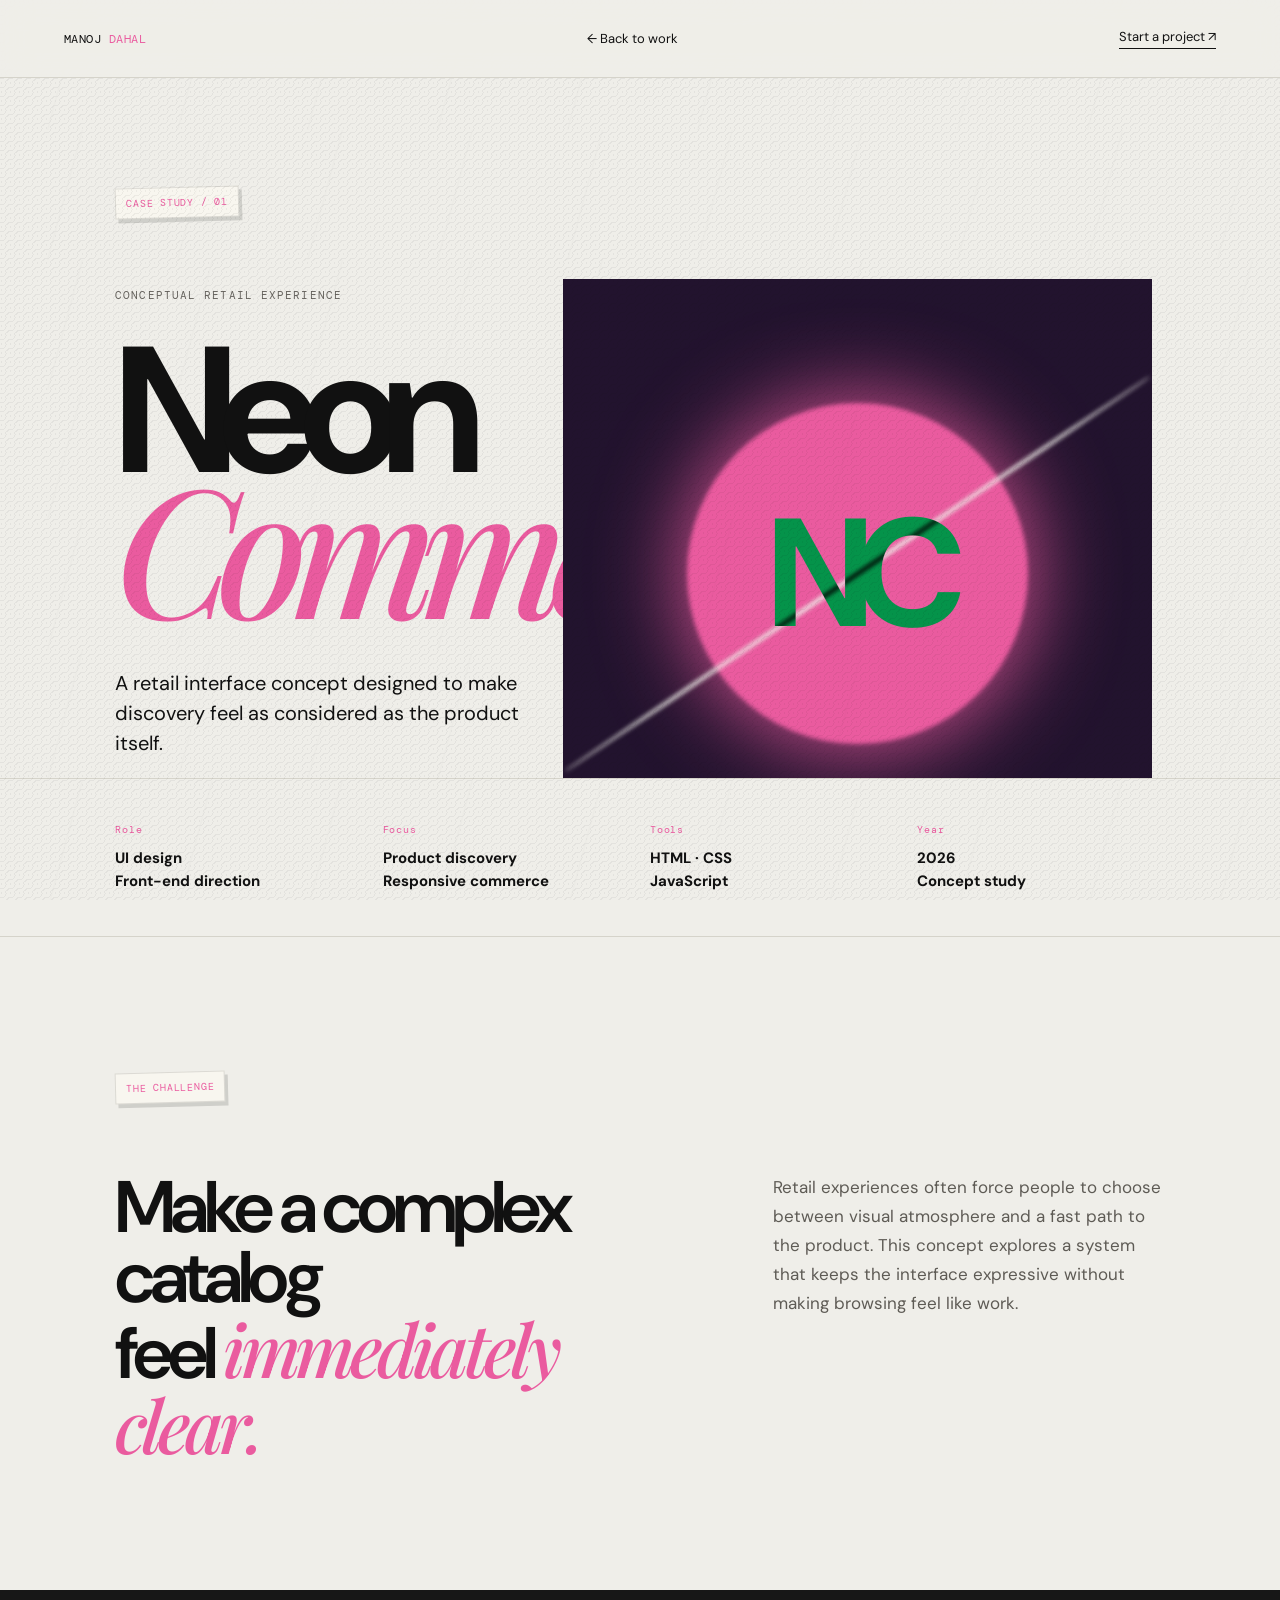
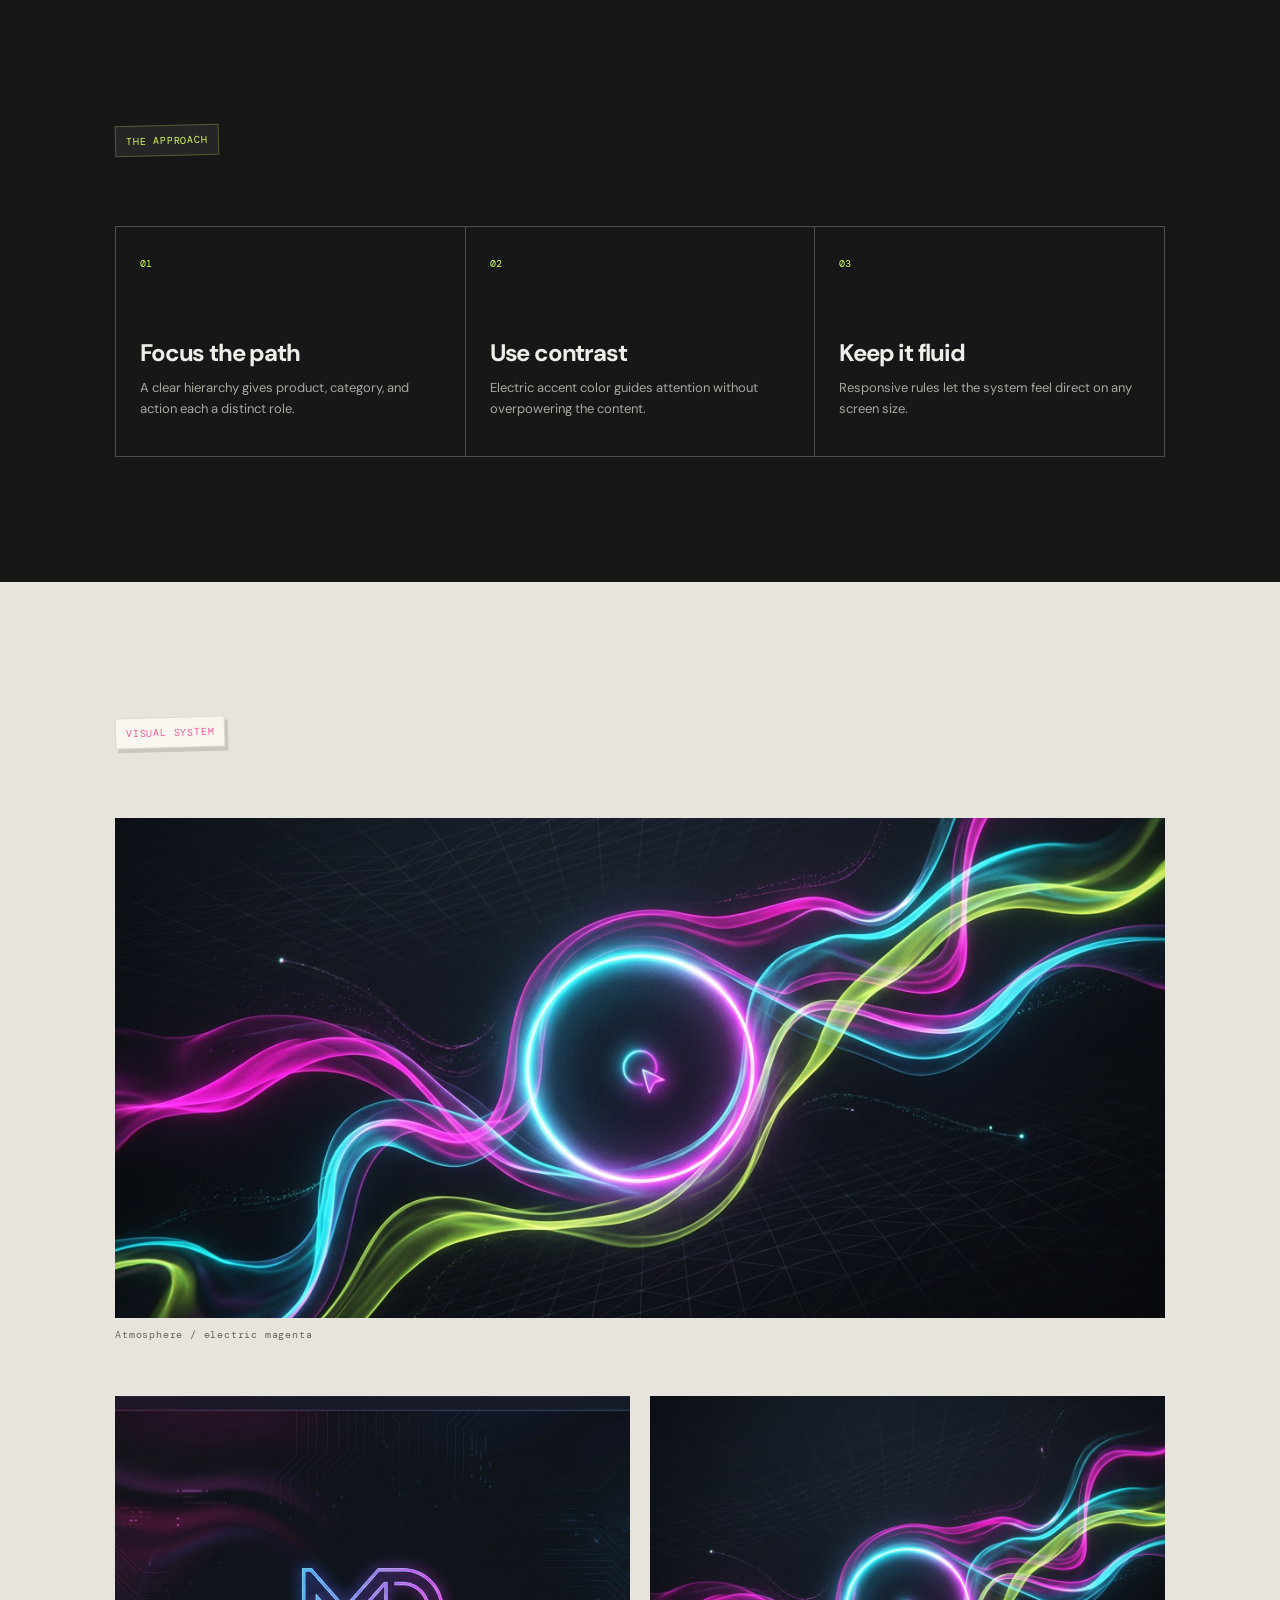
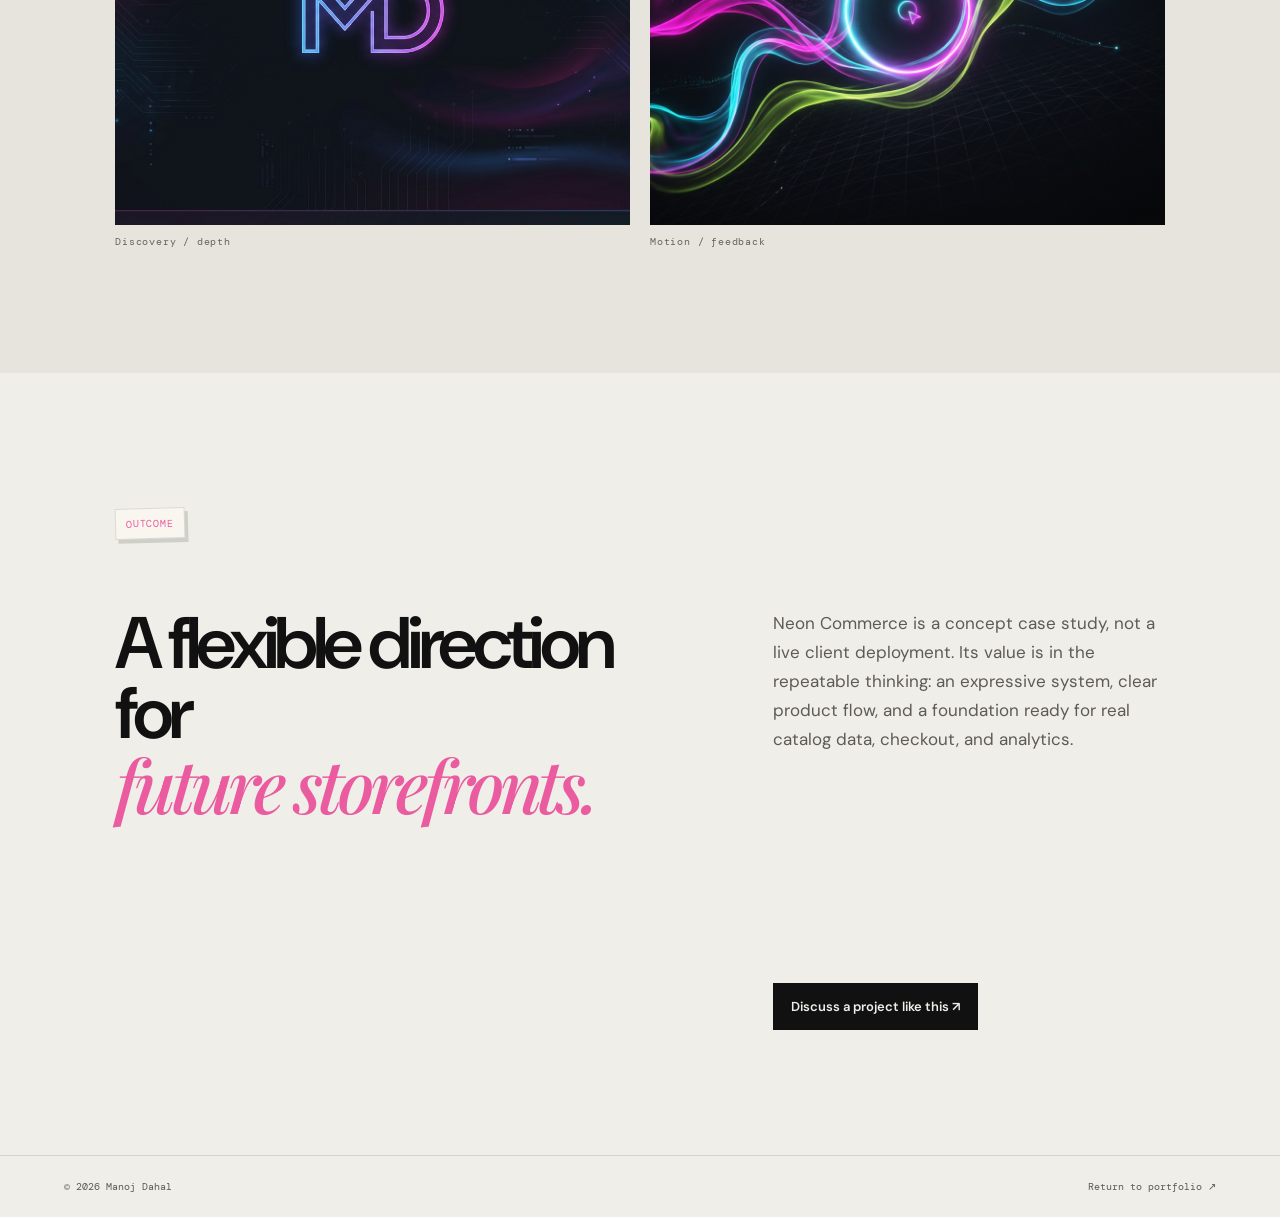
<file: case-study.html>
<!doctype html>
<html lang="en"><head><meta charset="utf-8"><meta name="viewport" content="width=device-width,initial-scale=1"><meta name="description" content="Neon Commerce — a concept case study by Manoj Dahal."><title>Neon Commerce — Case Study | Manoj Dahal</title><link rel="preconnect" href="https://fonts.googleapis.com"><link rel="preconnect" href="https://fonts.gstatic.com" crossorigin><link href="https://fonts.googleapis.com/css2?family=DM+Mono&family=DM+Sans:opsz,wght@9..40,400;9..40,500;9..40,600;9..40,700&family=Playfair+Display:ital,wght@0,500;1,500&display=swap" rel="stylesheet"><link rel="stylesheet" href="css/style.css"><link rel="stylesheet" href="css/case-study.css"></head>
<body><header><a class="identity" href="index.html">MANOJ <b>DAHAL</b></a><a class="back" href="index.html#projects">← Back to work</a><a class="contact-top" href="index.html#contact">Start a project ↗</a></header><main><section class="case-hero"><p class="label">CASE STUDY / 01</p><p class="case-kind">Conceptual retail experience</p><h1>Neon<br><em>Commerce.</em></h1><p class="case-lead">A retail interface concept designed to make discovery feel as considered as the product itself.</p><div class="case-art"><i></i><i></i><b>NC</b></div></section>
<section class="case-meta"><div><span>Role</span><strong>UI design<br>Front-end direction</strong></div><div><span>Focus</span><strong>Product discovery<br>Responsive commerce</strong></div><div><span>Tools</span><strong>HTML · CSS<br>JavaScript</strong></div><div><span>Year</span><strong>2026<br>Concept study</strong></div></section>
<section class="case-section"><p class="label">THE CHALLENGE</p><div class="case-copy"><h2>Make a complex catalog<br>feel <em>immediately clear.</em></h2><p>Retail experiences often force people to choose between visual atmosphere and a fast path to the product. This concept explores a system that keeps the interface expressive without making browsing feel like work.</p></div></section>
<section class="case-section dark"><p class="label">THE APPROACH</p><div class="approach-grid"><article><b>01</b><h3>Focus the path</h3><p>A clear hierarchy gives product, category, and action each a distinct role.</p></article><article><b>02</b><h3>Use contrast</h3><p>Electric accent color guides attention without overpowering the content.</p></article><article><b>03</b><h3>Keep it fluid</h3><p>Responsive rules let the system feel direct on any screen size.</p></article></div></section>
<section class="case-gallery"><p class="label">VISUAL SYSTEM</p><figure class="wide"><img src="images/motion/cursor-orbit.png" alt="Magenta visual study for Neon Commerce"><figcaption>Atmosphere / electric magenta</figcaption></figure><div class="gallery-pair"><figure><img src="images/og-cover.png" alt="Product visual study"><figcaption>Discovery / depth</figcaption></figure><figure><img src="images/motion/cursor-orbit.png" alt="Interface visual study"><figcaption>Motion / feedback</figcaption></figure></div></section>
<section class="case-section outcome"><p class="label">OUTCOME</p><div class="case-copy"><h2>A flexible direction for<br><em>future storefronts.</em></h2><p>Neon Commerce is a concept case study, not a live client deployment. Its value is in the repeatable thinking: an expressive system, clear product flow, and a foundation ready for real catalog data, checkout, and analytics.</p><a class="button" href="index.html#contact">Discuss a project like this ↗</a></div></section></main><footer><span>© 2026 Manoj Dahal</span><a href="index.html">Return to portfolio ↗</a></footer></body></html>
</file>
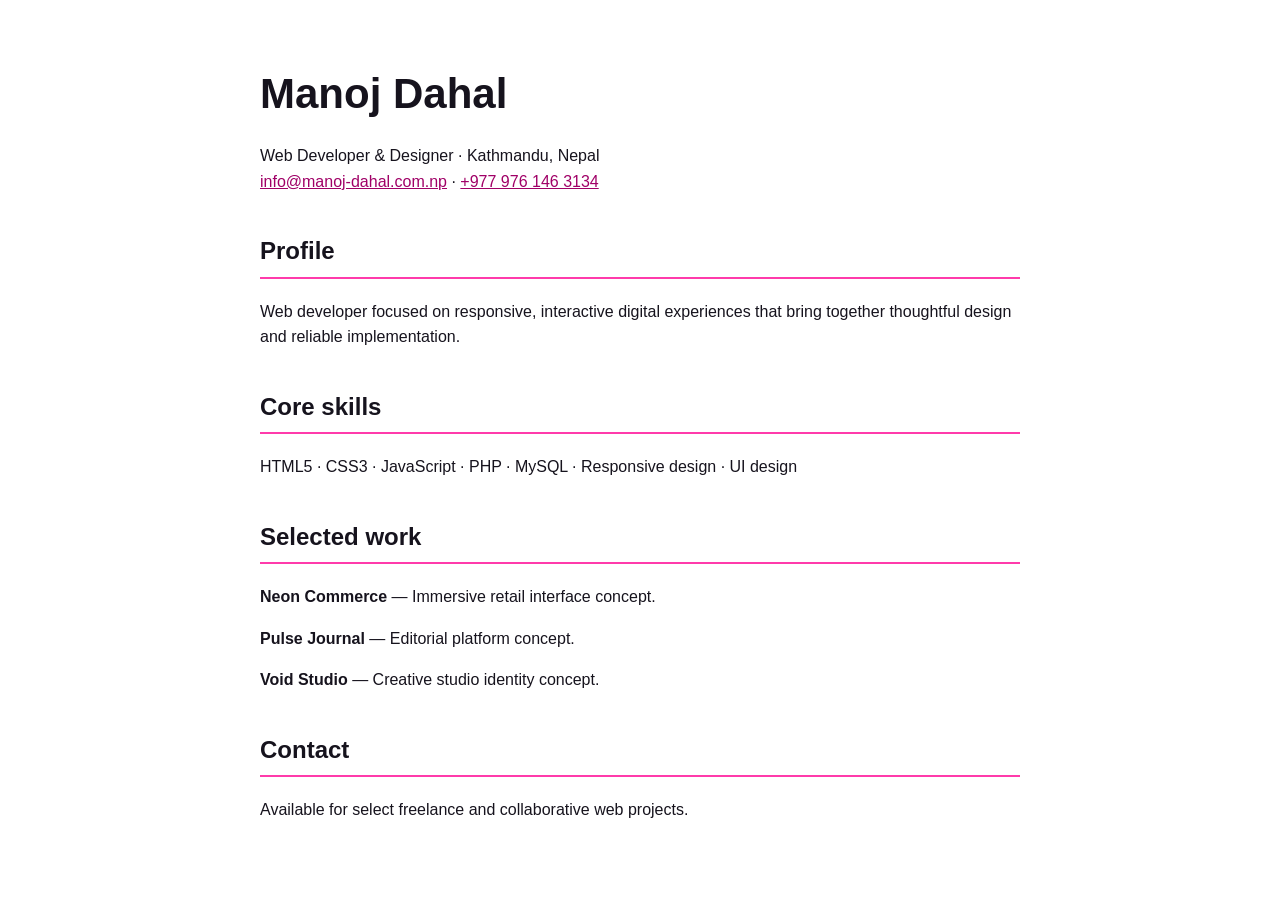
<file: Manoj-Dahal-CV.html>
<!doctype html>
<html lang="en">
<head><meta charset="utf-8"><meta name="viewport" content="width=device-width,initial-scale=1"><title>Manoj Dahal — CV</title><style>body{max-width:760px;margin:60px auto;padding:0 24px;font:16px/1.6 Arial,sans-serif;color:#16131d}h1{font-size:42px;margin-bottom:0}h2{border-bottom:2px solid #ff3bab;padding-bottom:6px;margin-top:38px}a{color:#a00067}@media print{body{margin:0}}</style></head>
<body><h1>Manoj Dahal</h1><p>Web Developer &amp; Designer · Kathmandu, Nepal<br><a href="mailto:info@manoj-dahal.com.np">info@manoj-dahal.com.np</a> · <a href="tel:+9779761463134">+977 976 146 3134</a></p><h2>Profile</h2><p>Web developer focused on responsive, interactive digital experiences that bring together thoughtful design and reliable implementation.</p><h2>Core skills</h2><p>HTML5 · CSS3 · JavaScript · PHP · MySQL · Responsive design · UI design</p><h2>Selected work</h2><p><strong>Neon Commerce</strong> — Immersive retail interface concept.</p><p><strong>Pulse Journal</strong> — Editorial platform concept.</p><p><strong>Void Studio</strong> — Creative studio identity concept.</p><h2>Contact</h2><p>Available for select freelance and collaborative web projects.</p></body></html>
</file>
<file: css/style.css>
:root{--ink:#111111;--paper:#efeee9;--quiet:#9a9890;--line:#d5d3ca;--acid:#d8ff60;--pink:#ea5b9f;--blue:#6dc5ed}*{box-sizing:border-box}html{scroll-behavior:smooth}body{margin:0;color:var(--ink);background:var(--paper);font-family:'DM Sans',sans-serif}.ambient{position:fixed;width:45vw;height:45vw;right:-20vw;top:25vh;background:var(--acid);border-radius:50%;filter:blur(140px);opacity:.18;z-index:-1}a{color:inherit;text-decoration:none}.cursor-orbit,.cursor-dot{display:none}header{height:78px;padding:0 5vw;border-bottom:1px solid var(--line);display:flex;align-items:center;justify-content:space-between;position:sticky;top:0;background:rgba(239,238,233,.88);backdrop-filter:blur(14px);z-index:5}.identity{font:12px 'DM Mono';letter-spacing:.04em}.identity b{font-weight:400;color:var(--pink)}nav{display:flex;gap:27px;font-size:13px}nav a:hover,.contact-top:hover{color:var(--pink)}.contact-top{font-size:13px;border-bottom:1px solid var(--ink);padding-bottom:3px}.contact-top span{color:var(--pink);font-size:17px}.menu{display:none}.intro{min-height:calc(100vh - 78px);padding:10vh 9vw 7vh;display:grid;grid-template-columns:1.2fr .8fr;align-items:center}.kicker,.label,.project-cards p,.reel span{font:10px 'DM Mono';letter-spacing:.08em}.kicker{color:#6e6c66;margin:0 0 25px}.intro h1,h2{font-size:clamp(3.3rem,6.7vw,7.4rem);letter-spacing:-.075em;line-height:.91;margin:0;font-weight:600}em{font-family:'Playfair Display',serif;font-weight:500;color:var(--pink)}.intro-copy>p:not(.kicker){max-width:410px;font-size:17px;line-height:1.65;margin:28px 0}.intro-links{display:flex;gap:23px;align-items:center;font-size:13px}.button{display:inline-block;background:var(--ink);color:var(--paper);border:0;padding:15px 18px;font:600 13px 'DM Sans';cursor:pointer;transition:.2s}.button:hover{background:var(--pink);transform:translateY(-2px)}.button b{margin-left:17px}.portrait{margin:0 2vw 0 auto;width:min(28vw,355px);position:relative}.portrait img{width:100%;aspect-ratio:.82;object-fit:cover;display:block;filter:grayscale(.18)}.portrait figcaption{position:absolute;right:-74px;bottom:20px;background:var(--acid);padding:10px;font:10px/1.5 'DM Mono'}.block{padding:128px 9vw;border-top:1px solid var(--line)}.label{color:var(--pink);margin-bottom:70px}.split,.project-heading{display:grid;grid-template-columns:1.2fr .8fr;gap:10vw}.split h2,.project-heading h2,.contact h2{font-size:clamp(2.8rem,5.4vw,5.8rem)}.split p{color:#5c5a55;font-size:16px;line-height:1.75;margin:0 0 17px}.split .large-copy{font-size:20px;color:var(--ink);line-height:1.55}.services{background:#e6e4dc}.service-list{display:grid;grid-template-columns:repeat(4,1fr);border-top:1px solid var(--ink);border-left:1px solid var(--ink)}.service-list article{min-height:260px;padding:20px;border-right:1px solid var(--ink);border-bottom:1px solid var(--ink);display:flex;flex-direction:column}.service-list span{font:10px 'DM Mono';color:var(--pink)}.service-list h3{margin:auto 0 11px;font-size:22px;letter-spacing:-.05em}.service-list p{font-size:13px;line-height:1.5;color:#696760;margin:0}.project-heading>p{font-size:15px;color:#5c5a55;line-height:1.65;align-self:end;margin:0}.project-cards{margin-top:62px;display:grid;grid-template-columns:repeat(3,1fr);gap:18px}.project-cards article{padding-bottom:20px}.project-art{height:245px;margin-bottom:18px;background:#171717;position:relative;overflow:hidden}.project-art:before,.project-art:after{content:'';position:absolute;border-radius:50%;filter:blur(2px)}.magenta:before{width:220px;height:220px;background:var(--pink);top:32px;left:23%;box-shadow:0 0 50px var(--pink)}.magenta:after{width:100%;height:1px;background:var(--paper);top:50%;transform:rotate(-22deg)}.lime{background:#30412c}.lime:before{width:190px;height:190px;background:var(--acid);left:27%;top:18%;box-shadow:0 0 45px var(--acid)}.lime:after{inset:20px;border:1px solid #111;border-radius:0;filter:none}.blue{background:#112e41}.blue:before{width:130px;height:190px;border:19px solid var(--blue);background:none;left:31%;top:13%;border-radius:90px 90px 0 0;filter:none;box-shadow:0 0 35px var(--blue)}.project-cards p{color:var(--pink);margin:0 0 8px}.project-cards h3{font-size:27px;letter-spacing:-.06em;margin:0}.project-cards span{color:#66635e;font-size:13px}.project-cards a{display:block;font-size:12px;margin-top:18px;text-decoration:underline;text-underline-offset:4px}.motion{background:#151515;color:var(--paper);position:relative;overflow:hidden}.motion .label{color:var(--acid)}.motion:after{content:'';position:absolute;width:80%;height:60%;right:-30%;bottom:-45%;background:var(--blue);filter:blur(130px);opacity:.25}.motion .project-heading>p{color:#b2b0a9}.reel{display:grid;grid-template-columns:repeat(3,1fr);gap:22px;margin-top:60px;perspective:1000px}.tilt{margin:0;background:#222;transition:transform .2s;transform-style:preserve-3d;position:relative;overflow:hidden}.tilt:after{content:'';position:absolute;inset:0;pointer-events:none;background:radial-gradient(circle 130px at var(--mx,50%) var(--my,50%),rgba(255,255,255,.32),transparent 72%);mix-blend-mode:screen;opacity:0;transition:opacity .25s}.tilt:hover:after{opacity:1}.tilt img{display:block;width:100%;aspect-ratio:1/.86;object-fit:cover;transition:transform .35s,filter .35s}.tilt:hover img{transform:scale(1.08);filter:saturate(1.25) contrast(1.1)}.tilt figcaption{padding:15px 17px;font-size:20px;display:flex;justify-content:space-between;transform:translateZ(15px)}.tilt span{color:var(--acid)}.statement{background:var(--acid)}blockquote{font-size:clamp(2.6rem,5.4vw,6rem);letter-spacing:-.07em;line-height:1.02;max-width:950px;margin:0}.statement em{color:var(--ink)}.contact{background:#e6e4dc}.contact-layout{display:grid;grid-template-columns:.65fr 1.35fr;gap:9vw;margin-top:60px}.contact aside a{display:block;font-size:16px;margin-bottom:15px;text-decoration:underline;text-underline-offset:5px}.contact aside p{font-size:13px;color:#66635e;line-height:1.6;margin-top:32px;max-width:220px}form{display:grid;grid-template-columns:1fr 1fr;gap:25px}label{font:10px 'DM Mono';letter-spacing:.07em;color:#5f5d57}input,textarea{display:block;width:100%;border:0;border-bottom:1px solid var(--ink);background:transparent;padding:9px 0;color:var(--ink);font:15px 'DM Sans';outline:0;margin-top:8px}textarea{resize:vertical;min-height:95px}.full,form .button,#form-status{grid-column:1/-1}.button{justify-self:start}#form-status{margin:0;font:12px 'DM Mono'}.success{color:#3b7800}.error{color:#b22962}footer{padding:24px 5vw;display:flex;justify-content:space-between;font:10px 'DM Mono';color:#5b5953}.reveal{opacity:0;transform:translateY(20px);transition:.7s}.reveal.visible{opacity:1;transform:none}@media(pointer:fine){body,a,button,input,textarea{cursor:none}.cursor-orbit,.cursor-dot{display:block;position:fixed;left:0;top:0;pointer-events:none;z-index:10;border-radius:50%;mix-blend-mode:multiply}.cursor-orbit{width:34px;height:34px;margin:-17px;border:1px solid var(--pink);transition:width .2s,height .2s,margin .2s,border-color .2s}.cursor-dot{width:5px;height:5px;margin:-2.5px;background:var(--ink)}.cursor-orbit.active{width:54px;height:54px;margin:-27px;border-color:var(--blue)}}@media(max-width:720px){header{padding:0 7vw}.menu{display:block;width:35px;border:0;background:none;padding:5px}.menu i{display:block;height:1px;background:var(--ink);margin:7px}.menu.open i:first-child{transform:translateY(4px) rotate(45deg)}.menu.open i:last-child{transform:translateY(-4px) rotate(-45deg)}.contact-top{display:none}nav{display:none;position:absolute;left:0;right:0;top:77px;background:var(--paper);padding:22px 7vw;flex-direction:column;border-bottom:1px solid var(--line)}nav.open{display:flex}nav a{font-size:16px;padding:5px 0}.intro{display:block;padding:12vh 7vw}.portrait{width:59vw;margin:65px 6vw 0 auto}.block{padding:85px 7vw}.label{margin-bottom:42px}.split,.project-heading,.contact-layout{grid-template-columns:1fr;gap:28px}.service-list{grid-template-columns:1fr 1fr}.service-list article{min-height:185px}.service-list h3{font-size:18px}.project-cards,.reel{grid-template-columns:1fr;gap:40px;margin-top:40px}.project-art{height:255px}.tilt{transform:none!important}.contact-layout{margin-top:40px}form{grid-template-columns:1fr}footer{flex-wrap:wrap;gap:14px}.ambient{width:90vw;height:90vw}.intro-links{flex-wrap:wrap}}
/* Editorial paper motion system */
body:before{content:'';position:fixed;inset:0;pointer-events:none;z-index:4;opacity:.055;background-image:repeating-radial-gradient(circle at 17% 23%,#24201a 0 1px,transparent 1px 4px),linear-gradient(105deg,transparent 0 49%,rgba(54,44,28,.3) 50%,transparent 51%);background-size:9px 9px,130px 130px;mix-blend-mode:multiply}.paper-reveal{clip-path:inset(0 0 100% 0);transform:translateY(45px);transition:clip-path .95s cubic-bezier(.2,.75,.25,1),transform .95s cubic-bezier(.2,.75,.25,1)}.paper-reveal.paper-open{clip-path:inset(0);transform:translateY(0)}.label{display:table;padding:8px 10px;background:#f8f6ef;box-shadow:3px 4px 0 rgba(17,17,17,.14);transform:rotate(-1.5deg);border:1px solid rgba(17,17,17,.12)}.services .label,.contact .label{background:var(--acid)}.motion .label{background:#272725;box-shadow:3px 4px 0 rgba(216,255,96,.25)}.projects{position:relative}.motion:before{content:'';position:absolute;left:0;right:0;top:-1px;height:24px;background:var(--paper);clip-path:polygon(0 12%,4% 45%,8% 17%,13% 55%,18% 20%,24% 60%,29% 12%,35% 48%,42% 17%,48% 58%,55% 23%,61% 54%,68% 12%,74% 52%,81% 20%,88% 60%,94% 18%,100% 50%,100% 0,0 0);z-index:2}.project-cards article{position:relative;isolation:isolate;transition:transform .3s,filter .3s}.project-cards article:before{content:'';position:absolute;inset:7px -5px -5px 7px;background:var(--pink);z-index:-1;transform:rotate(2deg);transition:.3s}.project-cards article:nth-child(2):before{background:var(--acid)}.project-cards article:nth-child(3):before{background:var(--blue)}.project-cards article:after{content:'';position:absolute;right:0;top:0;border-style:solid;border-width:0 0 0 0;border-color:transparent var(--paper) transparent transparent;filter:drop-shadow(-2px 2px 1px rgba(0,0,0,.15));transition:border-width .3s}.project-cards article:hover{transform:translateY(-10px) rotate(-.7deg);filter:drop-shadow(0 15px 12px rgba(0,0,0,.16))}.project-cards article:hover:after{border-width:0 54px 54px 0}.project-cards article:hover .project-art,.tilt:hover img{transform:translateY(-6px) scale(1.03)}.project-art{transition:transform .35s,box-shadow .35s}.contact{position:relative;overflow:hidden}.contact:before{content:'';position:absolute;right:-75px;top:32px;width:330px;height:1px;background:rgba(17,17,17,.2);transform:rotate(-43deg);box-shadow:0 3px 8px rgba(17,17,17,.13)}.contact:after{content:'';position:absolute;right:0;top:0;border-style:solid;border-width:0 145px 145px 0;border-color:transparent var(--paper) transparent transparent;filter:drop-shadow(-3px 4px 2px rgba(0,0,0,.14));pointer-events:none}.contact-layout,.contact h2,.contact .label{position:relative;z-index:1}@media(pointer:fine){.cursor-orbit{border-radius:0!important;background:var(--paper);border:1px solid var(--ink)!important;box-shadow:3px 3px 0 var(--pink);transform:rotate(12deg)}.cursor-orbit.active{background:var(--acid);box-shadow:5px 5px 0 var(--pink)}}
</file>
<file: css/case-study.css>
.back{font-size:13px}.case-hero{padding:11vh 9vw 0;position:relative;min-height:700px;overflow:hidden}.case-kind{font:11px 'DM Mono';color:#66635e;letter-spacing:.1em;text-transform:uppercase}.case-hero h1{font-size:clamp(5rem,14vw,13rem);line-height:.75;letter-spacing:-.1em;margin:42px 0}.case-lead{font-size:20px;line-height:1.5;max-width:430px;position:relative;z-index:1}.case-art{position:absolute;right:10vw;bottom:-90px;width:min(46vw,620px);aspect-ratio:1;background:#22132e;overflow:hidden;display:grid;place-items:center}.case-art i{position:absolute;border-radius:50%;filter:blur(2px)}.case-art i:first-child{width:58%;height:58%;background:#ea5b9f;box-shadow:0 0 90px #ea5b9f}.case-art i:nth-child(2){width:120%;height:4px;background:#efeee9;transform:rotate(-34deg)}.case-art b{position:relative;font-size:clamp(4rem,12vw,10rem);letter-spacing:-.12em;color:#efeee9;mix-blend-mode:difference}.case-meta{padding:44px 9vw;display:grid;grid-template-columns:repeat(4,1fr);gap:20px;border-top:1px solid var(--line);border-bottom:1px solid var(--line)}.case-meta span{display:block;font:10px 'DM Mono';letter-spacing:.08em;color:var(--pink);margin-bottom:11px}.case-meta strong{font-size:15px;line-height:1.5}.case-section,.case-gallery{padding:125px 9vw}.case-copy{display:grid;grid-template-columns:1.15fr .85fr;gap:10vw}.case-copy h2{font-size:clamp(2.8rem,5.7vw,6rem);letter-spacing:-.07em;line-height:.96;margin:0}.case-copy p{color:#5e5b55;font-size:17px;line-height:1.7;margin:0}.dark{background:#171717;color:var(--paper)}.dark .label{background:#252525;color:var(--acid);border-color:rgba(216,255,96,.25)}.approach-grid{display:grid;grid-template-columns:repeat(3,1fr);margin-top:66px;border-top:1px solid rgba(239,238,233,.25);border-left:1px solid rgba(239,238,233,.25)}.approach-grid article{padding:24px;min-height:230px;border-right:1px solid rgba(239,238,233,.25);border-bottom:1px solid rgba(239,238,233,.25)}.approach-grid b{font:10px 'DM Mono';color:var(--acid)}.approach-grid h3{font-size:24px;letter-spacing:-.05em;margin:65px 0 10px}.approach-grid p{font-size:13px;line-height:1.6;color:#aaa79f;margin:0}.case-gallery{background:#e6e4dc}.case-gallery figure{margin:0}.case-gallery img{display:block;width:100%;object-fit:cover}.case-gallery .wide img{aspect-ratio:2.1}.case-gallery figcaption{font:10px 'DM Mono';letter-spacing:.08em;margin-top:10px;color:#66635e}.gallery-pair{display:grid;grid-template-columns:1fr 1fr;gap:20px;margin-top:55px}.gallery-pair img{aspect-ratio:1.2}.outcome .button{margin-top:30px}.outcome .case-copy{align-items:start}.outcome .case-copy>p{grid-column:2}.outcome .case-copy .button{grid-column:2;width:max-content}footer{border-top:1px solid var(--line)}@media(max-width:720px){.case-hero{padding:10vh 7vw 55vw;min-height:620px}.case-art{right:7vw;bottom:-15px;width:74vw}.case-meta{padding:32px 7vw;grid-template-columns:1fr 1fr}.case-section,.case-gallery{padding:85px 7vw}.case-copy{grid-template-columns:1fr;gap:28px}.approach-grid{grid-template-columns:1fr}.approach-grid article{min-height:170px}.approach-grid h3{margin-top:42px}.gallery-pair{grid-template-columns:1fr;margin-top:35px}.case-gallery .wide img{aspect-ratio:1.25}.outcome .case-copy>p,.outcome .case-copy .button{grid-column:1}.back{font-size:0}.back:after{content:'←';font-size:20px}}
</file>
